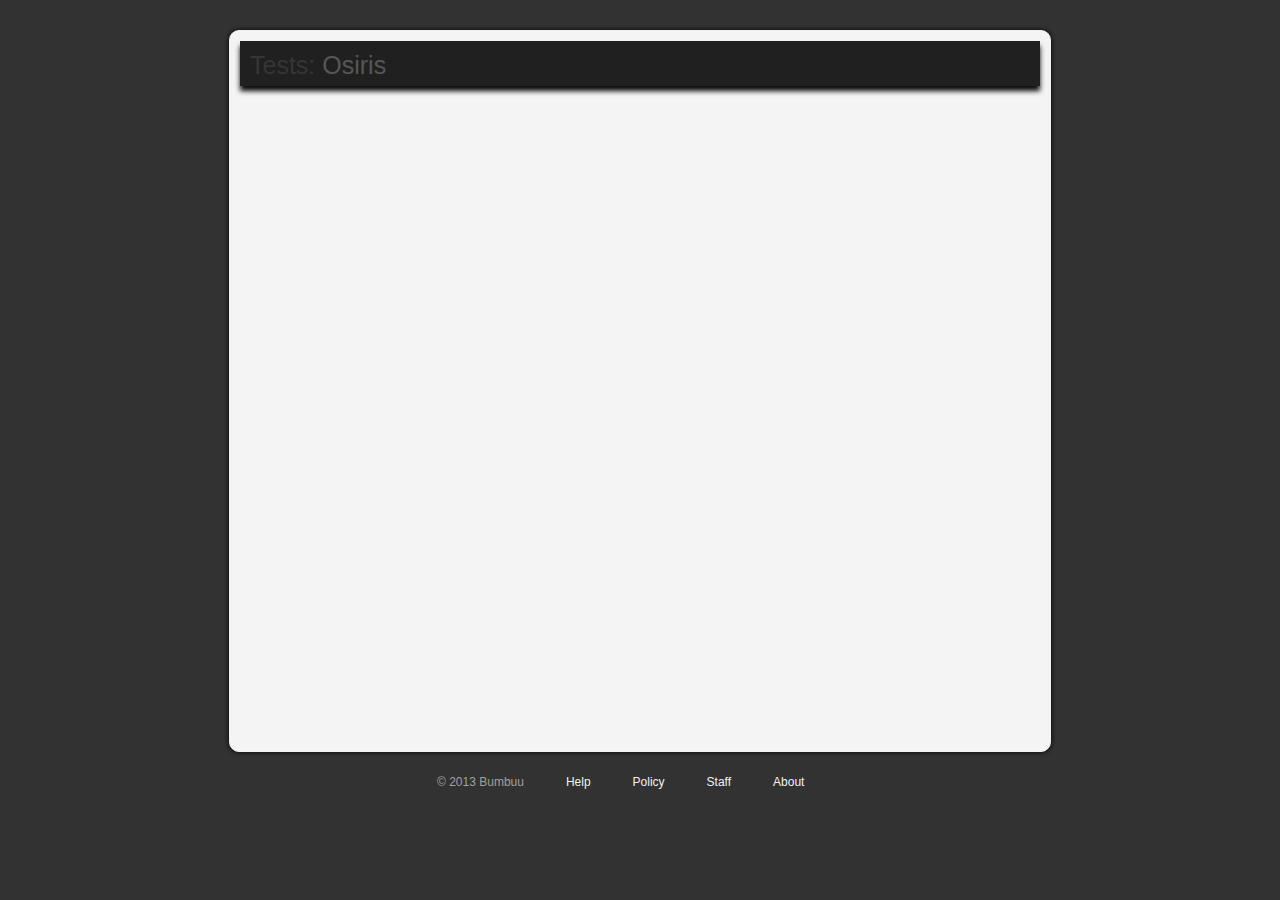
<file: Osiris/test.html>
<!DOCTYPE html>
<html lang="en">
<head>
<title>Osiris 1.1</title>
<script type="text/javascript" src="http://bumbuu.com/files/js/scrije.lib.js"></script>
<script type="text/javascript" src="osiris.js"></script>
<script type="text/javascript">
window.onload = function() {
	var nPlayer = osiris.player("#vidbox");
		nPlayer.setAttrs({
			src: [
				"data/big_buck_bunny.ogv"
			],
			width: 700,
			height: 400,
			title: "Big Buck Bunny - Blender Media Foundation",
			strPlay: false
		});
		nPlayer.init();
};
</script>
<style type="text/css">
@import url('osiris.css'); /* osiris css code */

html, body {
	padding: 0px;
	margin: 0px;
}

body {
	background-color: #323232;
	background-image: url('http://bumbuu.com/files/img/noise_overlay.png');
	background-repeat: repeat;
}

#main_container {
	top: 0%;
	left: 50%;
	position: absolute;
	margin-left: -460px;
	margin-top: 20px;
	padding: 10px;
	width: 900px;
	min-height: 600px;
}

#main {
	width: 800px;
	height: 700px;
	margin-left: auto;
	margin-right: auto;
	padding: 10px;
	border-radius: 10px;
	background-color: #F4F4F4;
	border: 1px solid #F0F0F0;
	box-shadow: 0px 0px 5px #030303;
}

#title 	{
	width: 780px;
	height: 25px;
	font-family: Arial;
	font-size: 25px;
	color: #353535;
	background-color: #202020;
	padding: 10px;
	box-shadow: 0px 5px 5px #090909;
}

#title span {
	color: #565656;
}

#testing_area {
	width: 780px;
	padding: 10px;
	margin-top: 20px;
	height: 615px;
}

#main_below {
	margin-left: auto;
	margin-right: auto;
	width: 800px;
	height: 30px;
	margin-top: 10px;
	padding: 10px;
	font-family: Arial;
	font-size: 12px;
	color: #F0F0F0;
}

#main_below table {
	margin-left: auto;
	margin-right: auto;
	display: block;
	position: relative;
}

#main_below table {
	width: 450px;
	margin-left: auto;
	margin-right: auto;
}

#main_below table td {
	padding-left: 20px;
	padding-right: 20px;
}

#main_below table td:nth-child(1) {
	color: #A0A0A0;
}
</style>
</head>
<body>
<div id="main_container">
	<div id="main">
		<div id="title">Tests: <span>Osiris</span></div>
		<div id="testing_area">
			<div id="vidbox">
				<!-- this is where the HTML5 canvas and video will go... -->
			</div>
		</div>
	</div>
	<div id="main_below">
		<table>
			<tbody>
				<tr>
					<td>&copy; 2013 Bumbuu</td>
					<td>Help</td>
					<td>Policy</td>
					<td>Staff</td>
					<td>About</td>
				</tr>
			</tbody>
		</table>
	</div>
</div>
</body>
</html>
</file>
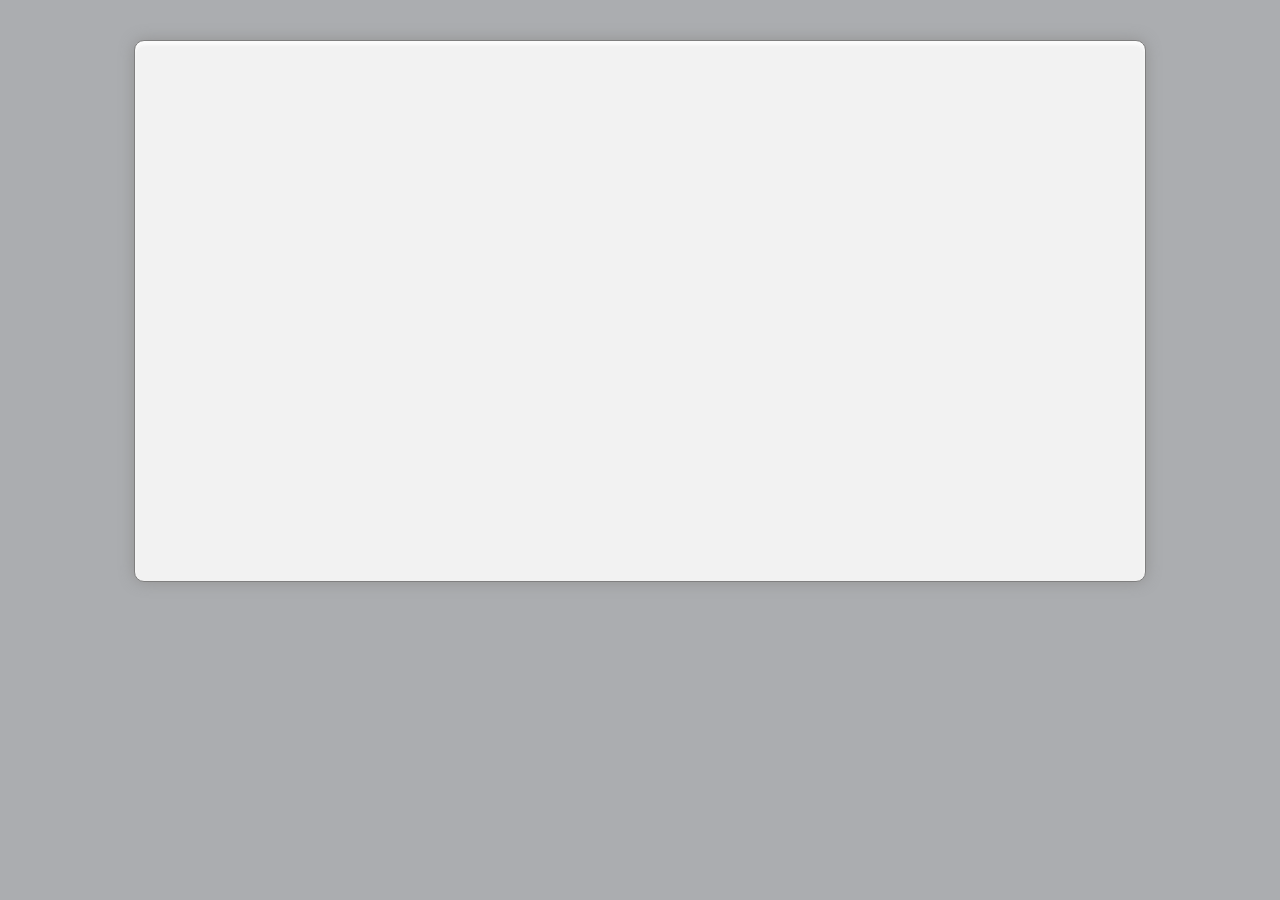
<file: APIs/BuuJS/demo.html>
<!DOCTYPE html>
<html lang="en">
<head>
<title>BuuJS Demo</title>
<style type="text/css">
html, body {
	margin: 0 auto;
	padding: 0px;
}
body {
	background-color: #abadb0;
}
#main {
	border: 1px solid #7f7f7f;
	border-radius: 10px;
	margin-left: auto;
	margin-right: auto;
	margin-top: 40px;
	margin-bottom: 40px;
	background-color: #f2f2f2;
	box-shadow: inset 0px 4px 3px #fbfbfb, 0px 0px 15px #929292;
	width: 970px;
	height: 500px;
	padding: 20px;
}
</style>
<script type="text/javascript" src="Buu.js"></script>
<script type="text/javascript">
</script>
</head>
<body>
<div id="main">
</div>
</body>
</html>
</file>
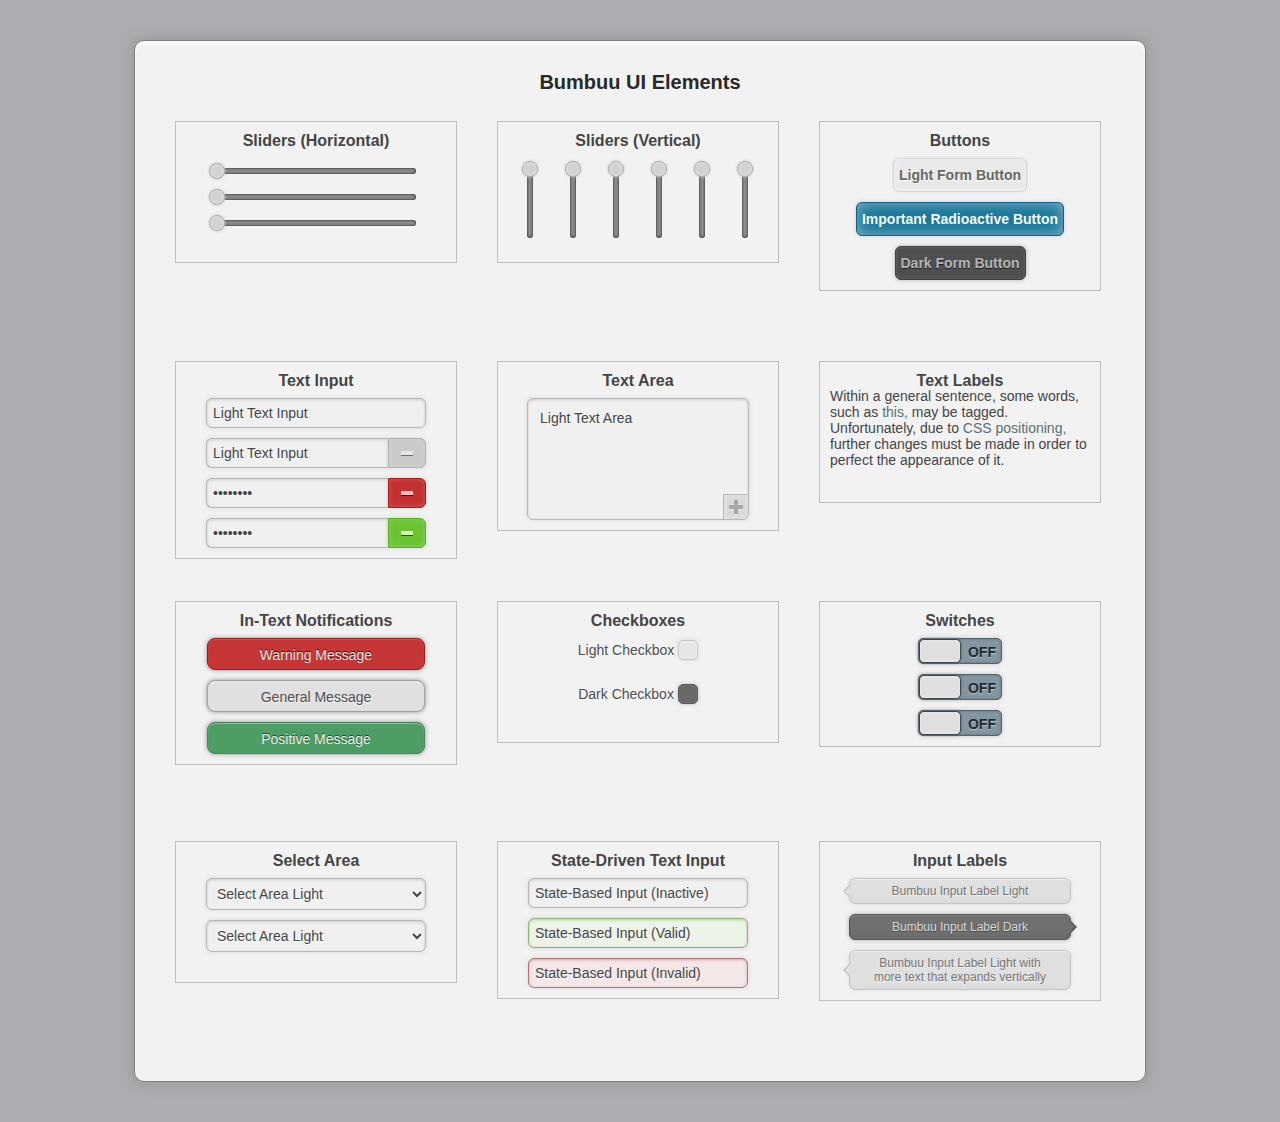
<file: design_ui/controls/example.html>
<!DOCTYPE html>
<html lang="en">
<head>
<title>Bumbuu - Controls Demo</title>
<style type="text/css">
@import url('default_elements.css');
html, body {
	margin: 0 auto;
	padding: 0px;
}
body {
	background-color: #abadb0;
}
#main {
	border: 1px solid #7f7f7f;
	border-radius: 10px;
	margin-left: auto;
	margin-right: auto;
	margin-top: 40px;
	margin-bottom: 40px;
	background-color: #f2f2f2;
	box-shadow: inset 0px 4px 3px #fbfbfb, 0px 0px 15px #929292;
	width: 970px;
	height: 1000px;
	padding: 20px;
}
#main_title {
	width: 100%;
	height: 20px;
	font-family: Arial;
	font-size: 20px;
	color: #292929;
	padding-top: 10px;
	padding-bottom: 10px;
	font-weight: bold;
	text-align: center;
}
.container_row {
	width: 100%;
	min-height: 240px;
}
.container_label {
	font-family: Arial;
	font-size: 16px;
	color: #454545;
	width: 100%;
	height: 16px;
	text-align: center;
	font-weight: bold;
}
.container {
	width: 260px;
	min-height: 120px;
	border: 1px solid #bfbfbf;
	padding: 10px;
	margin: 20px;
	float: left;
	clear: none;
}
.container div.bumbuu_slider {
	margin-left: auto;
	margin-right: auto;
	margin-top: 20px;
}
.container > div:first-child {
	margin-top: 0px;
}

/*specific stylizations*/
#sliders_vertical div.bumbuu_slider {
	float: left;
	clear: none;
	margin-left: 19px;
	margin-right: 18px;
	height: 70px;
}
#buttons_area button {
	margin-top: 10px;
	display: block;
	margin-left: auto;
	margin-right: auto;
}
#text_input_area div.bumbuu_input_holder {
	margin-top: 10px;
	margin-left: auto;
	margin-right: auto;
}
#textareas_area div.bumbuu_textarea_light {
	margin-top: 10px;
	margin-left: auto;
	margin-right: auto;
}
#labels_area {
	font-family: Arial;
	font-size: 14px;
	color: #454545;
}
#notifs_area div.bumbuu_intext_notif {
	margin-top: 10px;
	margin-left: auto;
	margin-right: auto;
}
#checkboxes_area div[type=label] {
	font-family: Arial;
	font-size: 14px;
	color: #4f4f4f;
	text-shadow: 0px 1px 0px #f9f9f9;
	margin-left: auto;
	margin-right: auto;
	text-align: center;
	padding: 0px;
}
#checkboxes_area div[type=label] p {
	display: inline-block;
	vertical-align: 30%;
}
#checkboxes_area div[type=label] p::selection {
	background-color: #d0d0d0;
}
#checkboxes_area div[type=label] p::-moz-selection {
	background-color: #d0d0d0;
}
#switches_area > div:nth-child(n+2) {
	margin-left: auto;
	margin-right: auto;
	margin-top: 10px;
}

#select_container {
	text-align: center;
}

#select_container > select.bumbuu_selectarea_light {
	margin-top: 10px;
}
#stateinputs_holder > .bumbuu_input_holder,
#input_labels > div {
	margin-left: auto;
	margin-right: auto;
	margin-top: 10px;
}
#input_labels > div:first-child {
	margin-top: 0px;
}
</style>
<script type="text/javascript" src="http://bumbuu.com/files/js/scrije.lib.js"></script>
<script type="text/javascript" src="default_elements.js"></script>
<script type="text/javascript">
window.onload = initiate_default_elements;
window.onresize = initiate_default_elements;
</script>
</head>
<body>
<div id="main">
	<div id="main_title">Bumbuu UI Elements</div>
	<div class="container_row">
		<div class="container">
			<div class="container_label">Sliders (Horizontal)</div>
			<div class="bumbuu_slider" type="horizontal">
				<div class="bumbuu_slider_handle" type="horizontal"></div>
			</div>
			<div class="bumbuu_slider" type="horizontal">
				<div class="bumbuu_slider_handle" type="horizontal"></div>
			</div>
			<div class="bumbuu_slider" type="horizontal">
				<div class="bumbuu_slider_handle" type="horizontal"></div>
			</div>
		</div>
		<div class="container" id="sliders_vertical">
			<div class="container_label">Sliders (Vertical)</div>
			<div class="bumbuu_slider" type="vertical">
				<div class="bumbuu_slider_handle" type="vertical"></div>
			</div>
			<div class="bumbuu_slider" type="vertical">
				<div class="bumbuu_slider_handle" type="vertical"></div>
			</div>
			<div class="bumbuu_slider" type="vertical">
				<div class="bumbuu_slider_handle" type="vertical"></div>
			</div>
			<div class="bumbuu_slider" type="vertical">
				<div class="bumbuu_slider_handle" type="vertical"></div>
			</div>
			<div class="bumbuu_slider" type="vertical">
				<div class="bumbuu_slider_handle" type="vertical"></div>
			</div>
			<div class="bumbuu_slider" type="vertical">
				<div class="bumbuu_slider_handle" type="vertical"></div>
			</div>
		</div>
		<div class="container" id="buttons_area">
			<div class="container_label">Buttons</div>
			<button class="bumbuu_button_light">Light Form Button</button>
			<button class="bumbuu_button_radioactive">Important Radioactive Button</button>
			<button class="bumbuu_button_dark">Dark Form Button</button>
		</div>
	</div>
	<div class="container_row">
		<div class="container" id="text_input_area">
			<div class="container_label">Text Input</div>
			<div class="bumbuu_input_holder">
				<input class="bumbuu_input_light" type="text" value="Light Text Input"></input>
			</div>
			<div class="bumbuu_input_holder">
				<input class="bumbuu_input_light" type="text" value="Light Text Input" isvalidated></input>
				<div class="bumbuu_input_light_right_label">
					<div></div>
				</div>
			</div>
			<div class="bumbuu_input_holder">
				<input class="bumbuu_input_light" type="password" value="Password" isvalidated></input>
				<div class="bumbuu_input_light_right_label" type="invalid">
					<div></div>
				</div>
			</div>
			<div class="bumbuu_input_holder">
				<input class="bumbuu_input_light" type="password" value="Password" isvalidated></input>
				<div class="bumbuu_input_light_right_label" type="valid">
					<div></div>
				</div>
			</div>
		</div>
		<div class="container" id="textareas_area">
			<div class="container_label">Text Area</div>
			<div class="bumbuu_textarea_light">
				<textarea class="bumbuu_textarea_light_text">Light Text Area</textarea>
				<div class="bumbuu_textarea_light_submit_button">
					<div></div>
					<div></div>
				</div>
			</div>
		</div>
		<div class="container" id="labels_area">
			<div class="container_label">Text Labels</div>
			<span>Within a general sentence, some words, such as </span>
			<div class="bumbuu_labeled_item" id="labeled_item_1" to="bumbuu_label_1">
				<span>this,</span>
			</div>
			<div class="bumbuu_label" id="bumbuu_label_1" for="labeled_item_1" type="below">Below Label</div>
			<span>may be tagged. Unfortunately, due to</span>
			<div class="bumbuu_labeled_item" id="labeled_item_2" to="bumbuu_label_2">
				<span>CSS positioning,</span>
			</div>
			<div class="bumbuu_label" id="bumbuu_label_2" for="labeled_item_2" type="above">Above Label</div>
			<span>further changes must be made in order to perfect the appearance of it.</span>
		</div>
	</div>
	<div class="container_row">
		<div class="container" id="notifs_area">
			<div class="container_label">In-Text Notifications</div>
			<div class="bumbuu_intext_notif" type="warning">Warning Message</div>
			<div class="bumbuu_intext_notif" type="general">General Message</div>
			<div class="bumbuu_intext_notif" type="positive">Positive Message</div>
		</div>
		<div class="container" id="checkboxes_area">
			<div class="container_label">Checkboxes</div>
			<div type="label">
				<p>Light Checkbox</p>
				<div class="bumbuu_checkbox_light"><div></div><div></div></div>
			</div>
			<div type="label">
				<p>Dark Checkbox</p>
				<div class="bumbuu_checkbox_dark"><div></div><div></div></div>
			</div>
		</div>
		<div class="container" id="switches_area">
			<div class="container_label">Switches</div>
			<div class="bumbuu_switch_light" value="off">
				<div class="bumbuu_switch_light_handle"></div>
				<div class="bumbuu_switch_light_label"></div>
				<div class="bumbuu_switch_light_label"></div>
			</div>
			<div class="bumbuu_switch_light" value="on">
				<div class="bumbuu_switch_light_handle"></div>
				<div class="bumbuu_switch_light_label"></div>
				<div class="bumbuu_switch_light_label"></div>
			</div>
			<div class="bumbuu_switch_light" value="off">
				<div class="bumbuu_switch_light_handle"></div>
				<div class="bumbuu_switch_light_label"></div>
				<div class="bumbuu_switch_light_label"></div>
			</div>
		</div>
	</div>
	<div class="container_row">
		<div class="container" id="select_container">
			<div class="container_label">Select Area</div>
			<select class="bumbuu_selectarea_light">
				<option>Select Area Light</option>
				<option>Select Area Light</option>
				<option>Select Area Light</option>
			</select>
			<select class="bumbuu_selectarea_light">
				<option>Select Area Light</option>
				<option>Select Area Light</option>
				<option>Select Area Light</option>
			</select>
		</div>
		<div class="container" id="stateinputs_holder">
			<div class="container_label">State-Driven Text Input</div>
			<div class="bumbuu_input_holder">
				<input class="bumbuu_input_state_light" type="text" value="State-Based Input (Inactive)"></input>
			</div>
			<div class="bumbuu_input_holder">
				<input class="bumbuu_input_state_light" type="text" value="State-Based Input (Valid)" validity="valid"></input>
			</div>
			<div class="bumbuu_input_holder">
				<input class="bumbuu_input_state_light" type="text" value="State-Based Input (Invalid)" validity="invalid"></input>
			</div>
		</div>
		<div class="container" id="input_labels">
			<div class="container_label">Input Labels</div>
			<div class="bumbuu_input_label_light" orientation="left">Bumbuu Input Label Light</div>
			<div class="bumbuu_input_label_dark" orientation="right">Bumbuu Input Label Dark</div>
			<div class="bumbuu_input_label_light" orientation="left">Bumbuu Input Label Light with more text that expands vertically</div>
		</div>
	</div>
</div>
</body>
</html>
</file>
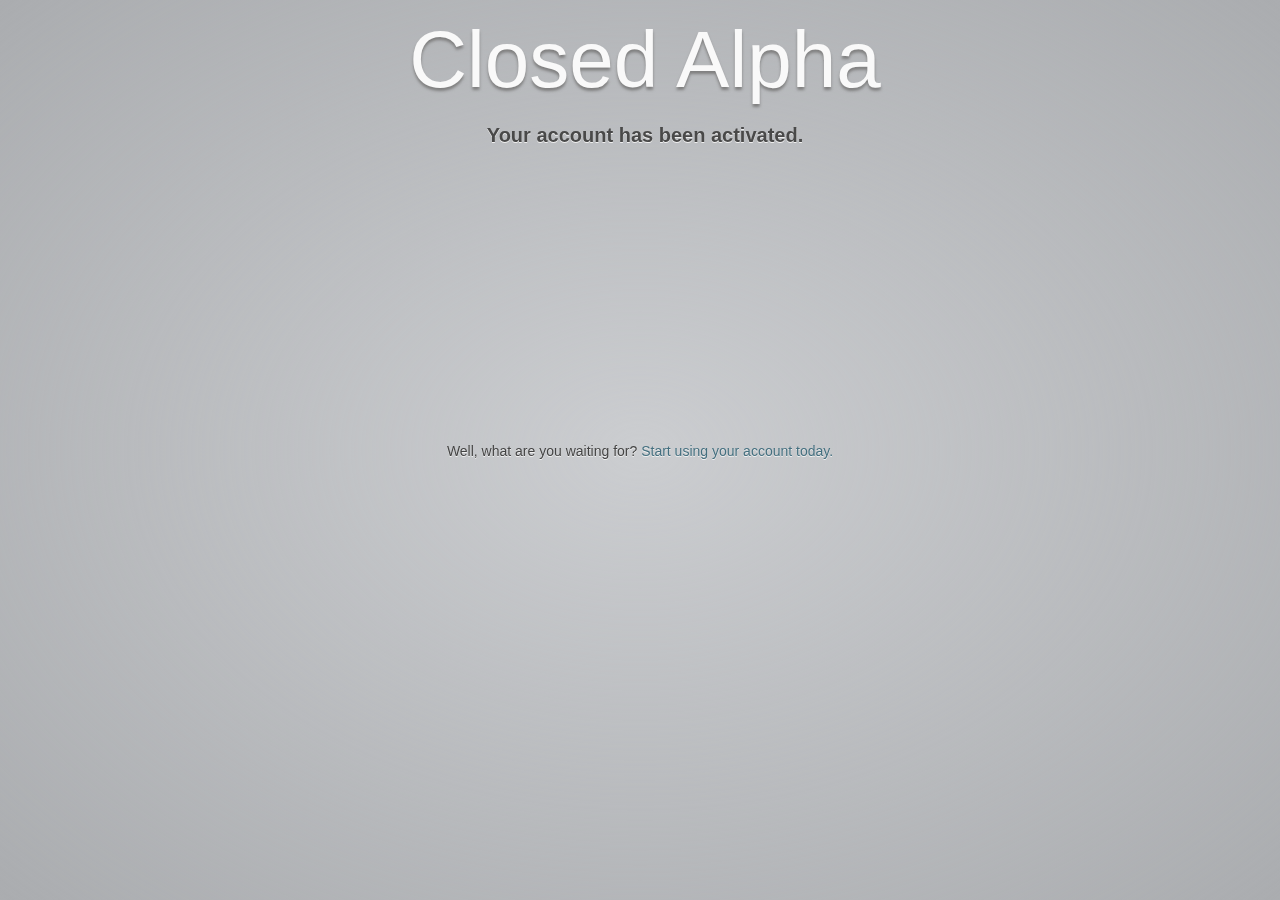
<file: site/account_creation/activation.html>
<!DOCTYPE html>
<html lang="en">
<head>
<title>Account Activation</title>
<meta charset="utf-8">
<link rel="StyleSheet" type="text/css" href="alpha.css" />
<style type="text/css">
#activation_container {
	width: 400px;
	height: 14px;
	padding: 10px;
	position: absolute;
	margin: auto;
	top: 0;
	left: 0;
	right: 0;
	bottom: 0;
	font-family: Arial;
	font-size: 14px;
	color: #444;
	text-shadow: 0px 1px 0px #f0f0f0;
	text-align: center;
}
#activation_container span::selection {
	background-color: #d7d7d7;
}
#activation_container span::-moz-selection {
	background-color: #d7d7d7;
}
a:link, a:visited {
	color: #446f7f;
	text-decoration: none;
}
a:active {
	color: #244f5f;
	text-decoration: underline;
}
a:hover {
	color: #648f9f;
	text-decoration: underline;
}
</style>
</head>
<body>
<div id="background"></div>
<div class="main_title">
	<span>Closed Alpha</span>
	<span><br>Your account has been activated.</span>
</div> 
<div id="activation_container">
	<span>Well, what are you waiting for? 
		<a href="http://bumbuu.com">Start using your account today.</a>
	</span>
</div>
</body>
</html>
</file>
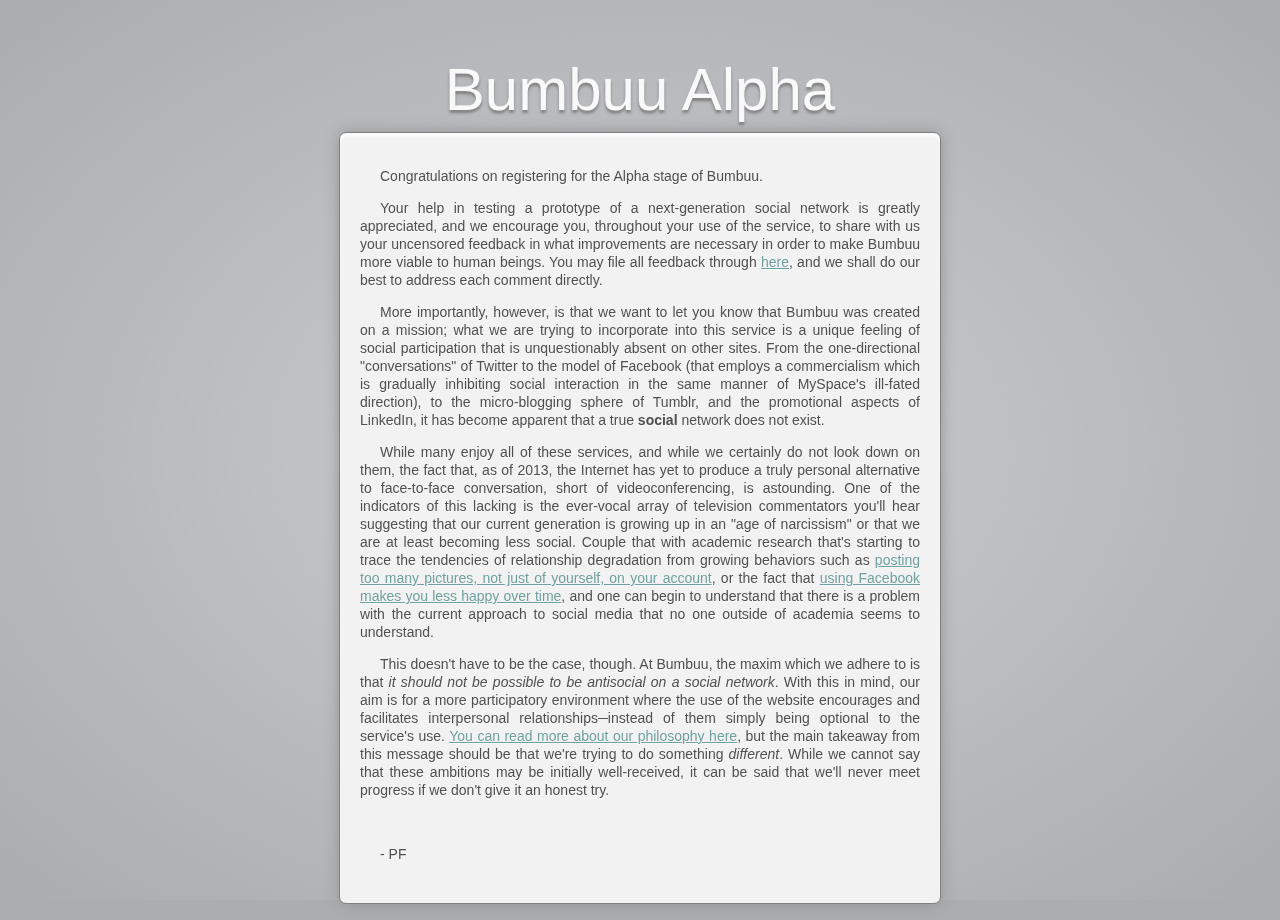
<file: site/account_creation/emails/alpha.email.html>
<!DOCTYPE html>
<html lang="en" style="margin: 0 auto; padding: 0px;">
<head>
<title>Bumbuu Alpha</title>
<style type="text/css">
@font-face {
	font-family: "Bauhaus 93";
	src: local("Bauhaus 93"),
		 url('http://bumbuu.com/files/fonts/bauhaus_93/bauhaus_93.tff'),
		 url('http://bumbuu.com/files/fonts/bauhaus_93/bauhaus_93.otf'),
		 url('http://bumbuu.com/files/fonts/bauhau_93/bauhaus_93.woff');
}
</style>
</head>
<body style="margin: 0 auto; padding: 0px; background-color: #abadb0;">
<div id="background" style="position: fixed; top: 0%; left: 0%; width: 100%; height: 100%; clear: none; background: radial-gradient(#cbcdd0, rgba(255,255,255,0)); z-index: -1;"></div>
<div id="main_container" style="margin: 0 auto; left: 0; right: 0; top: 0; bottom: 0; position: absolute; width: 700px; height: 900px; padding: 10px;">
	<div id="main_title" style="margin-left: auto; margin-right: auto; width: 590px; height: 62px; padding: 5px; text-align: center; font-family: &quot;Bauhaus 93&quot;, Helvetica, Arial; font-size: 60px; font-weight: 500; color: #f9f9f9; text-shadow: 0px 3px 3px #7f7f7f; line-height: 90px; margin-top: 30px;">Bumbuu Alpha</div>
	<div id="main" style="border: 1px solid #7f7f7f; border-radius: 7px; background-color: #f2f2f2; box-shadow: inset 0px 4px 3px #fbfbfb, 0px 0px 15px #929292; width: 560px; height: 730px; padding: 20px; margin-left: auto; margin-right: auto; margin-top: 20px; background-image: url(http://bumbuu.com/files/img/bee_2_greyed.png); background-repeat: no-repeat; background-position: right bottom; background-origin: content-box; font-family: Arial; font-size: 14px; color: #4f4f4f; text-shadow: 0px 1px 0px #f9f9f9; text-align: justify; line-height: 18px;">
		<p style="text-indent: 20px;">Congratulations on registering for the Alpha stage of Bumbuu.</p>
		<p style="text-indent: 20px;">Your help in testing a prototype of a next-generation social network is greatly appreciated, and we encourage you, throughout your use of the service, to share with us your uncensored feedback in what improvements are necessary in order to make Bumbuu more viable to human beings. You may file all feedback through <a style="color: #6f9f9f;" href="http://bumbuu.com/feedback">here</a>, and we shall do our best to address each comment directly.</p>
		<p style="text-indent: 20px;">More importantly, however, is that we want to let you know that Bumbuu was created on a mission; what we are trying to incorporate into this service is a unique feeling of social participation that is unquestionably absent on other sites. From the one-directional "conversations" of Twitter to the model of Facebook (that employs a commercialism which is gradually inhibiting social interaction in the same manner of MySpace's ill-fated direction), to the micro-blogging sphere of Tumblr, and the promotional aspects of LinkedIn, it has become apparent that a true <b>social</b> network does not exist.</p>
		<p style="text-indent: 20px;">While many enjoy all of these services, and while we certainly do not look down on them, the fact that, as of 2013, the Internet has yet to produce a truly personal alternative to face-to-face conversation, short of videoconferencing, is astounding. One of the indicators of this lacking is the ever-vocal array of television commentators you'll hear suggesting that our current generation is growing up in an "age of narcissism" or that we are at least becoming less social. Couple that with academic research that's starting to trace the tendencies of relationship degradation from growing behaviors such as <a style="color: #6f9f9f; text-decoration: underline;" href="http://epapers.bham.ac.uk/1723/1/2013-03_D_Houghton.pdf">posting too many pictures, not just of yourself, on your account</a>, or the fact that <a style="color: #6f9f9f; text-decoration: underline;" href="http://www.economist.com/news/science-and-technology/21583593-using-social-network-seems-make-people-more-miserable-get-life">using Facebook makes you less happy over time</a>, and one can begin to understand that there is a problem with the current approach to social media that no one outside of academia seems to understand.</p>
		<p style="text-indent: 20px;">This doesn't have to be the case, though. At Bumbuu, the maxim which we adhere to is that <i>it should not be possible to be antisocial on a social network</i>. With this in mind, our aim is for a more participatory environment where the use of the website encourages and facilitates interpersonal relationships&#x2500;instead of them simply being optional to the service's use. <a style="color: #6f9f9f; text-decoration: underline;" href="http://bumbuu.com/philosophy">You can read more about our philosophy here</a>, but the main takeaway from this message should be that we're trying to do something <i>different</i>. While we cannot say that these ambitions may be initially well-received, it can be said that we'll never meet progress if we don't give it an honest try.</p><br>
		<p style="text-indent: 20px;">- PF</p>
	</div>
</div>
</body>
</html>
</file>
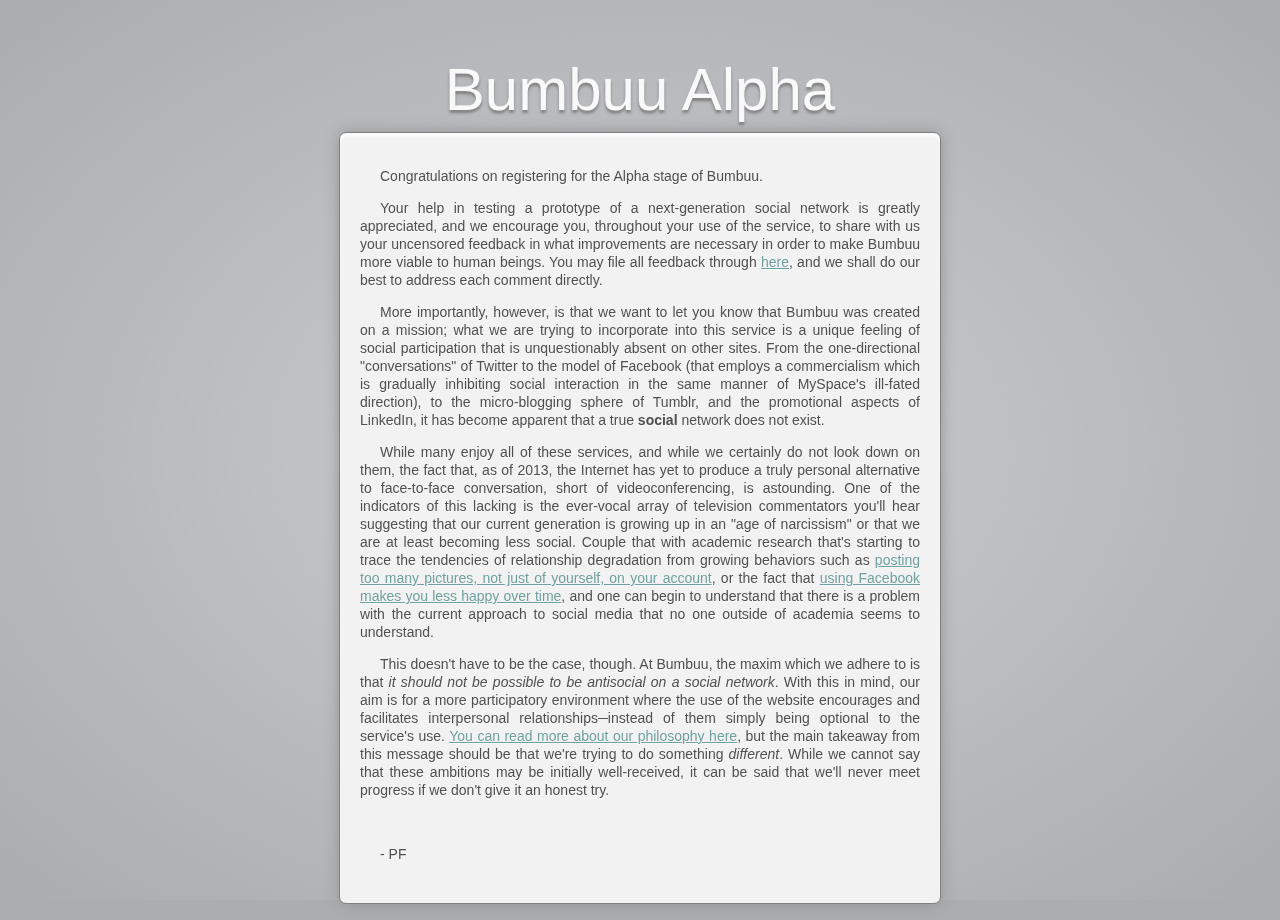
<file: site/account_creation/emails/alpha.html>
<!DOCTYPE html>
<html lang="en">
<head>
<title>Bumbuu Alpha</title>
<style type="text/css">
@font-face {
	font-family: "Bauhaus 93";
	src: local("Bauhaus 93"),
		 url('http://bumbuu.com/files/fonts/bauhaus_93/bauhaus_93.tff'),
		 url('http://bumbuu.com/files/fonts/bauhaus_93/bauhaus_93.otf'),
		 url('http://bumbuu.com/files/fonts/bauhau_93/bauhaus_93.woff');
}

html, body {
	margin: 0 auto;
	padding: 0px;
}
body {
	background-color: #abadb0;
}
a:link, a:visited {
	color: #6f9f9f;
}
a:hover {
	color: #5f8f8f;
	text-decoration: underline;
}
a:active {
	color: #3f5f5f;
}
div#background {
	position: fixed;
	top: 0%;
	left: 0%;
	width: 100%;
	height: 100%;
	clear: none;
	background: radial-gradient(#cbcdd0, rgba(255,255,255,0));
	z-index: -1;
}
#main_container {
	margin: 0 auto;
	left: 0;
	right: 0;
	top: 0;
	bottom: 0;
	position: absolute;
	width: 700px;
	height: 900px;
	padding: 10px;
}
#main_title {
	margin-left: auto;
	margin-right: auto;
	width: 590px;
	height: 62px;
	padding: 5px;
	text-align: center;
	font-family: "Bauhaus 93", Helvetica, Arial;
	font-size: 60px;
	font-weight: 500;
	color: #f9f9f9;
	text-shadow: 0px 3px 3px #7f7f7f;
	line-height: 90px;
	margin-top: 30px;
}
#main_title::selection {
	background-color: #bfbfbf;
}
#main_title::-moz-selection {
	background-color: #bfbfbf;
}
#main {
	border: 1px solid #7f7f7f;
	border-radius: 7px;
	background-color: #f2f2f2;
	box-shadow: inset 0px 4px 3px #fbfbfb, 0px 0px 15px #929292;
	width: 560px;
	height: 730px;
	padding: 20px;
	margin-left: auto;
	margin-right: auto;
	margin-top: 20px;
	background-image: url(http://bumbuu.com/files/img/bee_2_greyed.png);
	background-repeat: no-repeat;
	background-position: right bottom;
	background-origin: content-box;
	font-family: Arial;
	font-size: 14px;
	color: #4f4f4f;
	text-shadow: 0px 1px 0px #f9f9f9;
	text-align: justify;
	line-height: 18px;
}
#main > p {
	text-indent: 20px;
}
a::selection,
#main > p::selection,
#main > p *::selection {
	background-color: #dfdfdf;
}
a::-moz-selection,
#main > p::-moz-selection,
#main > p *::-moz-selection {
	background-color: #dfdfdf;
}
</style>
</head>
<body>
<div id="background"></div>
<div id="main_container">
	<div id="main_title">Bumbuu Alpha</div>
	<div id="main">
		<p>Congratulations on registering for the Alpha stage of Bumbuu.</p>
		<p>Your help in testing a prototype of a next-generation social network is greatly appreciated, and we encourage you, throughout your use of the service, to share with us your uncensored feedback in what improvements are necessary in order to make Bumbuu more viable to human beings. You may file all feedback through <a href="http://bumbuu.com/feedback">here</a>, and we shall do our best to address each comment directly.</p>
		<p>More importantly, however, is that we want to let you know that Bumbuu was created on a mission; what we are trying to incorporate into this service is a unique feeling of social participation that is unquestionably absent on other sites. From the one-directional "conversations" of Twitter to the model of Facebook (that employs a commercialism which is gradually inhibiting social interaction in the same manner of MySpace's ill-fated direction), to the micro-blogging sphere of Tumblr, and the promotional aspects of LinkedIn, it has become apparent that a true <b>social</b> network does not exist.</p>
		<p>While many enjoy all of these services, and while we certainly do not look down on them, the fact that, as of 2013, the Internet has yet to produce a truly personal alternative to face-to-face conversation, short of videoconferencing, is astounding. One of the indicators of this lacking is the ever-vocal array of television commentators you'll hear suggesting that our current generation is growing up in an "age of narcissism" or that we are at least becoming less social. Couple that with academic research that's starting to trace the tendencies of relationship degradation from growing behaviors such as <a href="http://epapers.bham.ac.uk/1723/1/2013-03_D_Houghton.pdf">posting too many pictures, not just of yourself, on your account</a>, or the fact that <a href="http://www.economist.com/news/science-and-technology/21583593-using-social-network-seems-make-people-more-miserable-get-life">using Facebook makes you less happy over time</a>, and one can begin to understand that there is a problem with the current approach to social media that no one outside of academia seems to understand.</p>
		<p>This doesn't have to be the case, though. At Bumbuu, the maxim which we adhere to is that <i>it should not be possible to be antisocial on a social network</i>. With this in mind, our aim is for a more participatory environment where the use of the website encourages and facilitates interpersonal relationships&#x2500;instead of them simply being optional to the service's use. <a href="http://bumbuu.com/philosophy">You can read more about our philosophy here</a>, but the main takeaway from this message should be that we're trying to do something <i>different</i>. While we cannot say that these ambitions may be initially well-received, it can be said that we'll never meet progress if we don't give it an honest try.</p><br>
		<p>- PF</p>
	</div>
</div>
</body>
</html>
</file>
<file: site/account_creation/alpha.css>
/* alpha.css
 * For the Bumbuu Alpha user registration page.
 * 2013 Bumbuu */
html, body {
	margin: 0 auto;
	padding: 0px;
}
body {
	background-color: #abadb0;
	overflow-x: hidden;
}
#background {
	position: fixed;
	top: 0%;
	left: 0%;
	width: 100%;
	height: 100%;
	clear: none;
	background: radial-gradient(#cbcdd0, rgba(255,255,255,0));
	z-index: 0;
}
#main {
	position: absolute;
	width: calc(300% + 20px);
	min-width: 3020px;
	height: 100%;
	left: 0%;
	top: 0px;
	display: block;
	z-index: 1;
}
.main_title {
	text-align: center;
	left: 50%;
	top: 0px;
	margin-left: -500px;
	width: 1000px;
	height: 140px;
	padding: 5px;
	position: fixed;
	z-index: 2;
}
.main_title span:first-child {
	font-family: "Bauhaus 93", Arial;
	font-size: 80px;
	font-weight: 500;
	color: #f9f9f9;
	text-shadow: 0px 3px 3px #7f7f7f;
	line-height: 110px;
}
.main_title span:nth-child(2) {
	font-family: Arial;
	font-size: 20px;
	font-weight: bold;
	color: #494949;
	text-shadow: 0px 1px 0px #efefef;
	line-height: 40px;
}
.main_title span::selection {
	background-color: none;
}
.main_title span::-moz-selection {
	background-color: none;
}
.signup_holders_holder {
	width: calc((100% - 20px)/3);
	min-width: 1000px;
	padding-top: 20px;
	padding-bottom: 20px;
	margin-top: 160px;
	margin-right: 10px;
	position: relative;
	float: left;
	clear: none;
}
.signup_holders_holder:last-child {
	margin-right: 0px;
}
.step_counter {
	width: 20px;
	height: 20px;
	padding: 10px;
	border: 1px solid #909b9d;
	background-color: #dbdde0;
	border-radius: 50px;
	font-family: Arial;
	font-size: 20px;
	color: #575757;
	text-shadow: 0px 1px 0px #ffffff;
	text-align: center;
	box-shadow: inset 0px 0px 4px #f2e5f6, 0px 0px 2px #a6a6a6;
	cursor: default;
	position: relative;
	margin-left: auto;
	margin-right: auto;
	margin-top: 50px;
	transition: background-color 300ms, border 300ms, color 300ms, text-shadow 300ms;
	-webkit-transition: background-color 300ms, border 300ms, color 300ms, text-shadow 300ms;
	-o-transition: background-color 300ms, border 300ms, color 300ms, text-shadow 300ms;
}
.step_counter[immediacy=current] {
	cursor: pointer;
}
.step_counter:hover {
	background-color: #cbcdd0;
	border: 1px solid #808b8d;
	color: #474747;
	text-shadow: 0px 1px 0px #efefef;
}
.step_counter:active {
	background-color: #bbbdc0;
	border: 1px solid #707b7d;
	color: #373737;
	text-shadow: 0px 1px 0px #dfdfdf;
}
.step_counter::selection {
	background-color: #cbcdd0;
}
.step_counter::-moz-selection {
	background-color: #cbcdd0;
}
.signup_holder {
	width: 720px;
	height: 340px;
	margin-left: auto;
	margin-right: auto;
	margin-top: 40px;
	box-shadow: 0px 0px 5px #929292;
	border-radius: 10px;
}
.signup_holder > div:first-child {
	width: calc(30% - 20px - 1px);
	height: calc(100% - 20px - 2px);
	padding: 10px;
	float: left;
	clear: none;
	border: 1px solid #1b1f24;
	border-right-width: 0px;
	border-radius: 10px 0px 0px 10px;
	background-color: #283237;
	box-shadow: inset 0px 4px 6px #313d43;
	background-image: url(http://bumbuu.com/files/img/noise_overlay.png);
	background-repeat: repeat;
}
.signup_holder > div:last-child {
	width: calc(70% - 20px - 1px);
	height: calc(100% - 20px - 2px);
	padding: 10px;
	float: right;
	clear: none;
	border: 1px solid #5f5f5f;
	border-left-width: 0px;
	border-radius: 0px 10px 10px 0px;
	background-color: #f0f0f0;
	box-shadow: inset 0px 4px 6px #fbfbfb;
	background-image: url(http://bumbuu.com/files/img/noise_overlay.png);
	background-repeat: repeat;
}
.signup_info_title {
	width: 100%;
	height: 14px;
	margin-top: 0px;
	font-family: Arial;
	font-size: 14px;
	font-weight: bold;
	color: #9fb4bf;
	text-shadow: 0px 1px 0px #010507;
}
.signup_info_description {
	width: calc(100% - 20px);
	height: calc(100% - 20px - 20px);
	margin-top: 6px;
	margin-left: 0px;
	padding: 10px;
	font-family: Arial;
	font-size: 10px;
	color: #cfe1e6;
	text-shadow: 0px 1px 0px #010507;
	line-height: 14px;
}
.signup_info_description .bumbuu_labeled_item > span,
.signup_info_description a:link,
.signup_info_description a:visited {
	font-family: Arial;
	font-size: 10px;
	color: #7f9196;
	text-shadow: 0px 1px 0px #010507;
	line-height: 14px;
}
.signup_info_description a:hover {
	text-decoration: underline;
}
.signup_interaction_inside {
	width: 100%;
	height: 220px;
	margin-left: auto;
	margin-right: auto;
}
.signup_interaction_inside p,
.signup_interaction_inside span {
	font-family: Arial;
	font-size: 14px;
	color: #4f4f4f;
	text-shadow: 0px 1px 0px #f9f9f9;
}
.signup_interaction_inside p::selection,
.signup_interaction_inside span::selection {
	background-color: #d0d0d0;
}
.signup_interaction_inside p::-moz-selection,
.signup_interaction_inside span::-moz-selection {
	background-color: #d0d0d0;
}
.signup_interaction_row {
	width: calc(100% - 20px);
	height: 30px;
	margin-top: 0px;
	margin-bottom: 0px;
	padding: 10px;
}
.signup_interaction_row > .bumbuu_input_holder {
	float: left;
	clear: none;
	margin-left: 20px;
}
.signup_interaction_row > .bumbuu_input_holder:first-child {
	margin-left: 0px;
}
.bumbuu_intext_notif {
	position: absolute;
	margin-top: 10px;
	margin-left: calc((464px - 410px)/2);
	width: 410px;
	display: none;
}
.signup_interaction_row[type=bottom] {
	width: 100%;
	padding-left: 0px;
	padding-right: 0px;
	margin-top: 10px;
}
.signup_interaction_row[type=bottom] > button:first-child {
	margin-left: 10px;
	float: left;
	clear: none;
}
.signup_interaction_row[type=bottom] > button:last-child {
	margin-right: 10px;
	float: right;
	clear: none;
}
.signup_interaction_row > .bumbuu_checkbox_light {
	float: left;
	clear: none;
	margin-left: 10px;
}
.checkbox_label {
	float: left;
	clear: none;
	padding-top: 2px;
	margin-left: 2px;
	margin-top: 0px;
}
#signup_timezone_holder {
	width: 80%;
	height: 182px;
	border: 1px solid #bfbfbf;
	border-radius: 6px;
	box-shadow: inset 0px 1px 3px #cfcfcf, 0px 0px 5px #d9d9d9;
	margin-left: auto;
	margin-right: auto;
	overflow: hidden;
}
img#signup_timezone_img {
	width: 100%;
	margin-top: 0px;
	margin-left: 0px;
	position: absolute;
}
</file>
